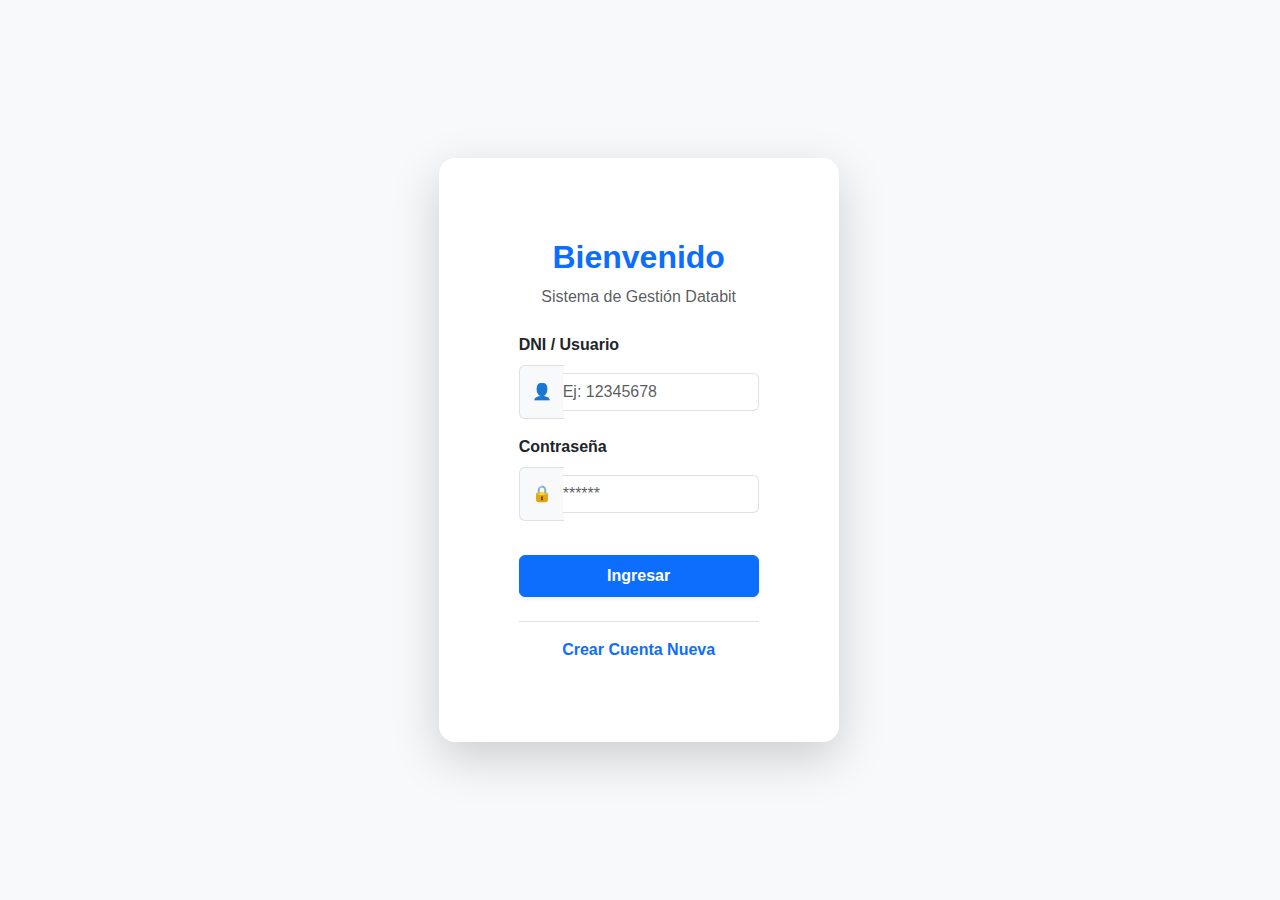
<file: public/login.html>
<!DOCTYPE html>
<html lang="es">
<head>
    <meta charset="UTF-8">
    <meta name="viewport" content="width=device-width, initial-scale=1.0">
    <title>Databit - Acceso</title>
    <script src="../js/global-loader.js"></script>
</head>
<body class="bg-light">

    <div class="d-flex align-items-center justify-content-center min-vh-100">
        
        <div class="container col-11 col-md-5 col-lg-4">
            <div id="login-box" class="card shadow-lg border-0 rounded-4">
                <div class="card-body p-5">
                    
                    <div class="text-center mb-4">
                        <h2 class="text-primary fw-bold">Bienvenido</h2>
                        <p class="text-muted">Sistema de Gestión Databit</p>
                    </div>

                    <form id="login-form">
                        <div class="mb-3">
                            <label class="form-label fw-bold">DNI / Usuario</label>
                            <div class="input-group">
                                <span class="input-group-text bg-light border-end-0">👤</span>
                                <input type="text" id="login-dni" class="form-control border-start-0 ps-0" placeholder="Ej: 12345678" required>
                            </div>
                        </div>
                        
                        <div class="mb-4">
                            <label class="form-label fw-bold">Contraseña</label>
                            <div class="input-group">
                                <span class="input-group-text bg-light border-end-0">🔒</span>
                                <input type="password" id="login-pass" class="form-control border-start-0 ps-0" placeholder="******" required>
                            </div>
                        </div>

                        <button type="submit" id="btn-login" class="btn btn-primary w-100 py-2 fw-bold shadow-sm">
                            <span id="btn-text-login">Ingresar</span>
                        </button>
                    </form>

                    <div class="text-center mt-4 pt-3 border-top">
                        <a href="register.html" class="text-decoration-none fw-bold">Crear Cuenta Nueva</a>
                    </div>
                </div>
            </div>
        </div>
        
    </div>

    <script type="module" src="../js/auth.js"></script>
</body>
</html>
</file>
